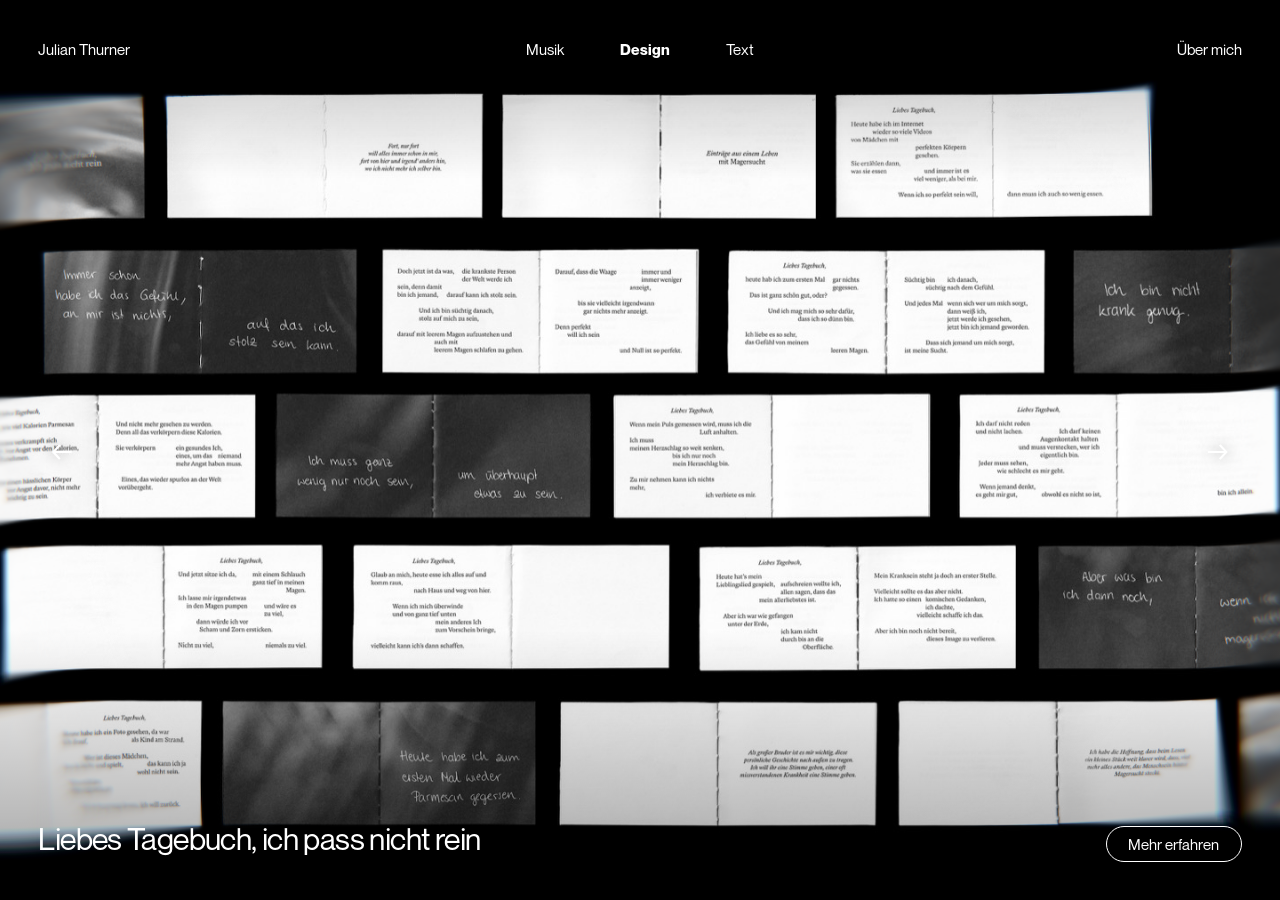
<file: design.html>
<!doctype html>
<html lang="de">
	<head>
		<meta charset="utf-8" />
		<meta name="viewport" content="width=device-width, initial-scale=1" />
		<meta name="robots" content="noindex" />
		<title>Design – Julian Thurner</title>
		<link rel="icon" href="favicon.svg" type="image/svg+xml" />
		<link rel="icon" href="favicon.png" type="image/png" sizes="96x96" />
		<link rel="apple-touch-icon" href="apple-touch-icon.png" />
		<link rel="preload" href="fonts/NeueMontreal-Light.otf" as="font" type="font/otf" crossorigin />
		<link rel="preload" href="fonts/NeueMontreal-Regular.otf" as="font" type="font/otf" crossorigin />
		<link rel="preload" href="fonts/NeueMontreal-Medium.otf" as="font" type="font/otf" crossorigin />
		<link rel="preload" href="fonts/NeueMontreal-Bold.otf" as="font" type="font/otf" crossorigin />
		<link rel="preload" href="fonts/ABCOtto-Light-Trial.otf" as="font" type="font/otf" crossorigin />
		<link rel="preload" href="fonts/ABCOtto-LightItalic-Trial.otf" as="font" type="font/otf" crossorigin />
		<link rel="stylesheet" href="styles.css" />
	</head>
	<body>
		<header class="topbar">
			<span class="wordmark">Julian Thurner</span>
			<nav>
				<a href="/musik">Musik</a>
				<a href="/design" aria-current="page">Design</a>
				<a href="/text">Text</a>
			</nav>
			<a href="/about">Über mich</a>
		</header>
		<div class="cinema-bar">
			<button class="c-play" type="button">pause</button>
			<div class="c-track"><div class="c-prog"></div></div>
			<span class="c-time">0:00 / 0:00</span>
		</div>
		<button class="cinema-close" aria-label="Film schließen" type="button">×</button>
		<div id="cursor" aria-hidden="true"></div>
		<div id="cursor-ring" aria-hidden="true"></div>

		<main class="snap">
			<section class="hero media-hero" id="liebes-tagebuch">
				<div class="slider">
					<div class="slide-clip">
					<div class="slides">
						<figure>
							<div class="work-frame">
								<img src="media/liebes-tagebuch-zine.jpg" alt="Alle Doppelseiten des Zines im Überblick: gesetzte Einträge auf Weiß, handgeschriebene Seiten auf Schwarz" />
							</div>
						</figure>
						<figure data-film>
							<div class="work-frame">
								<video src="media/liebes-tagebuch.mp4" muted loop playsinline autoplay></video>
							</div>
						</figure>
						<figure>
							<div class="work-frame">
								<img src="media/liebes-tagebuch-installation.jpg" alt="Fitting Room: eine Umkleidekabine aus grauen Vorhängen, darin sitzt ein Besucher mit Kopfhörern" />
							</div>
						</figure>
					</div>
					</div>
					<button class="slide-nav prev" aria-label="Vorheriges Bild">←</button>
					<button class="slide-nav next" aria-label="Nächstes Bild">→</button>
				</div>
				<h1>Liebes Tagebuch, ich pass nicht rein</h1>
				<button class="pill film-btn" type="button">Film anschauen</button>
				<button class="pill more" aria-expanded="false" aria-controls="liebes-tagebuch-info">Mehr erfahren</button>
				<div class="infobox" id="liebes-tagebuch-info">
					<div class="infobox-head">
						<h2>Liebes Tagebuch, ich pass nicht rein</h2>
						<button class="close" aria-label="Schließen">×</button>
					</div>
					<div class="cols">
						<p>
							Einträge aus einem Leben mit Magersucht. Ein Zine nach
							Marlenes Geschichte,
							erzählt zwischen gesetzten Tagebucheinträgen und
							handgeschriebenen Seiten. Text und Gestaltung: Julian Thurner.
						</p>
						<p>
							In der Ausstellung wurde das Tagebuch zur Hörstation: eine
							Umkleidekabine, in der man Platz nimmt und den Einträgen
							zuhört.
						</p>
					</div>
				</div>
			</section>

			<section class="hero media-hero" id="ich-werde-ich">
				<div class="slider">
					<div class="slide-clip">
					<div class="slides">
						<figure>
							<div class="work-frame">
								<video src="media/ich-werde-ich.mp4" muted loop playsinline autoplay></video>
							</div>
						</figure>
						<figure>
							<div class="work-frame">
								<img src="media/ich-werde-ich-3.jpg" alt="Violetter Umschlag des Gedichtbands Ich werde Ich mit verstreuten Gedichttiteln und Namen" />
							</div>
						</figure>
						<figure>
							<div class="work-frame">
								<img src="media/ich-werde-ich-1.jpg" alt="Doppelseite mit dem Gedicht Lebensabschnittsstimmung" />
							</div>
						</figure>
						<figure>
							<div class="work-frame">
								<img src="media/ich-werde-ich-2.jpg" alt="Doppelseite mit dem Gedicht Rattenbestand" />
							</div>
						</figure>
					</div>
					</div>
					<button class="slide-nav prev" aria-label="Vorheriges Bild">←</button>
					<button class="slide-nav next" aria-label="Nächstes Bild">→</button>
				</div>
				<h1>Such mir ein paar Texte…</h1>
				<button class="pill more" aria-expanded="false" aria-controls="ich-werde-ich-info">Mehr erfahren</button>
				<div class="infobox" id="ich-werde-ich-info">
					<div class="infobox-head">
						<h2>Such mir ein paar Texte…</h2>
						<button class="close" aria-label="Schließen">×</button>
					</div>
					<div class="cols">
						<p>
							Ein gemeinschaftlicher Gedichtband über das Ich im Werden —
							mit Texten von Julian Thurner, Camilla Cadeggianini, Luisa
							Riegler, Lukas Kuhl, Julija Torjanika, Clara Kogler und
							Marcin Hentsch.
						</p>
						<p>Gestaltung: Julian Thurner.</p>
					</div>
				</div>
			</section>
		</main>

		<script src="script.js"></script>
	</body>
</html>
</file>
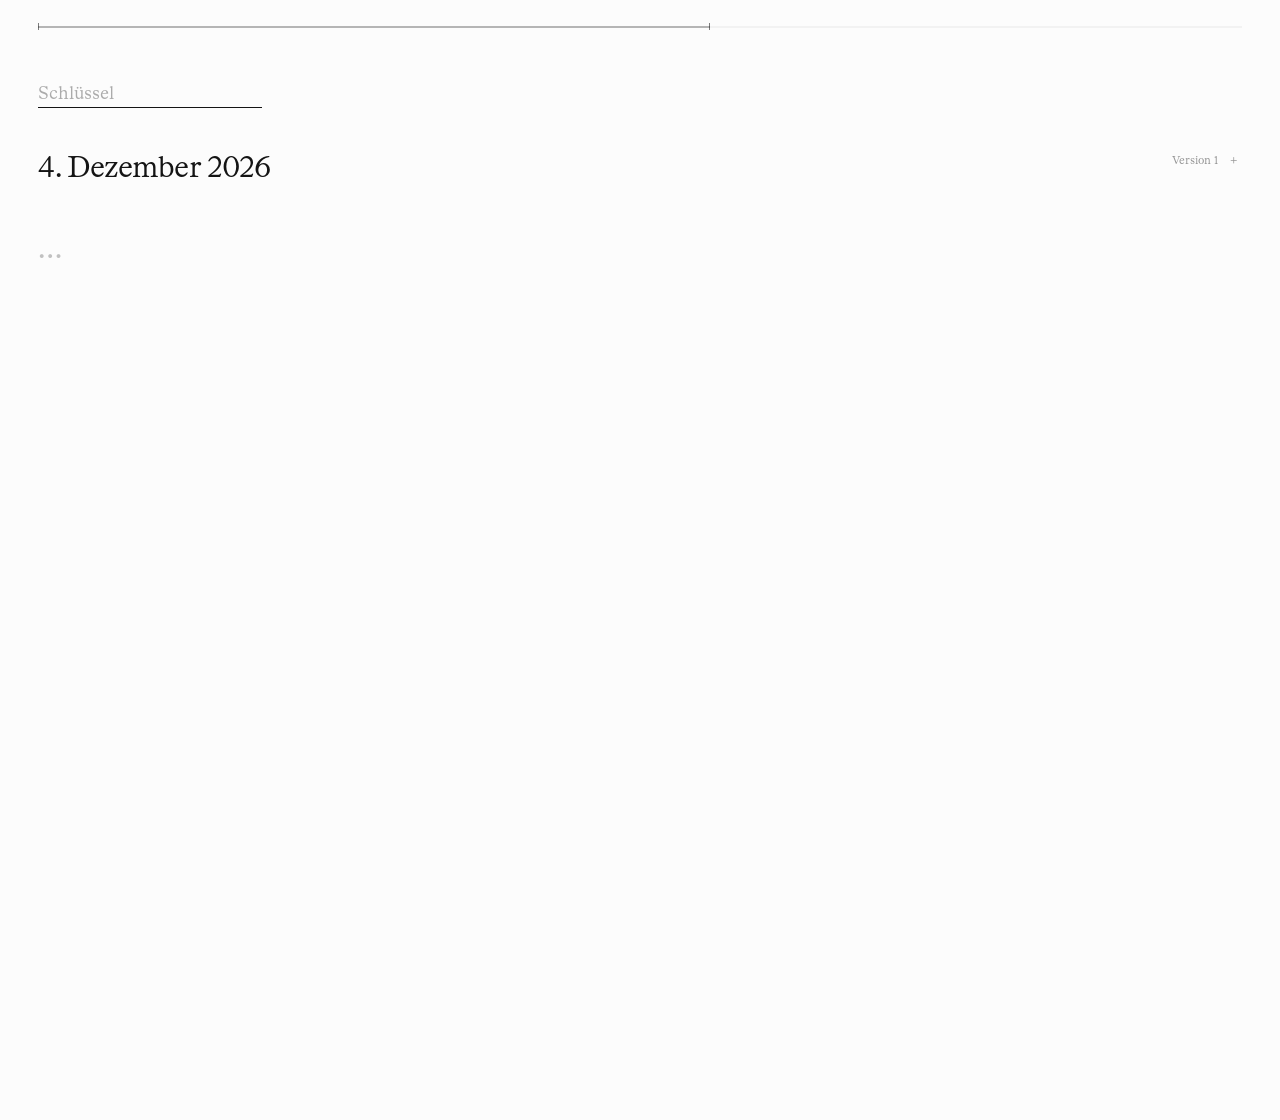
<file: schreiben.html>
<!doctype html>
<html lang="de">
	<head>
		<meta charset="utf-8" />
		<meta name="viewport" content="width=device-width, initial-scale=1" />
		<meta name="robots" content="noindex" />
		<title>Schreiben – Julian Thurner</title>
		<link rel="icon" href="favicon-schreiben.svg" type="image/svg+xml" />
		<link rel="icon" href="favicon-schreiben.png" type="image/png" sizes="96x96" />
		<link rel="apple-touch-icon" href="apple-touch-schreiben.png" />
		<link rel="preload" href="fonts/ABCOtto-Light-Trial.otf" as="font" type="font/otf" crossorigin />
		<link rel="preload" href="fonts/ABCOtto-LightItalic-Trial.otf" as="font" type="font/otf" crossorigin />
		<style>
			@font-face {
				font-family: "ABC Otto";
				src: url("fonts/ABCOtto-Light-Trial.otf") format("opentype");
				font-weight: 300;
				font-display: block;
			}
			@font-face {
				font-family: "ABC Otto";
				src: url("fonts/ABCOtto-LightItalic-Trial.otf") format("opentype");
				font-weight: 300;
				font-style: italic;
				font-display: block;
			}
			:root {
				--paper: #fcfcfc;
				--black: #141414;
				--pad: clamp(1.25rem, 3vw, 2.5rem);
				--ml: clamp(1.25rem, 3vw, 2.5rem);
				--mr: min(94vw, 46rem);
			}
			* {
				box-sizing: border-box;
			}
			html,
			body {
				margin: 0;
			}
			body {
				background: var(--paper);
				color: var(--black);
				font-family: "ABC Otto", Georgia, "Times New Roman", serif;
				font-weight: 300;
				font-variant-numeric: lining-nums;
				font-feature-settings: "lnum" 1, "onum" 0;
				-webkit-font-smoothing: antialiased;
				-moz-osx-font-smoothing: grayscale;
			}

			/* Kopf: Textleiste, darunter das Lineal, das die Ränder setzt */
			.top {
				position: fixed;
				top: 0;
				left: 0;
				right: 0;
				z-index: 10;
			}
			/* Die Leiste zeigt sich erst beim Annähern; sonst schaut nur
			   das Lineal mit etwas Abstand zur Oberkante heraus, und das
			   Blatt rückt um dieselbe Strecke mit hinauf */
			@media (hover: hover) {
				.top,
				main {
					transform: translateY(calc(40px - var(--kopf, 121px)));
					transition: transform 0.45s cubic-bezier(0.33, 1, 0.36, 1);
				}
				.top:hover,
				.top:focus-within,
				.top:hover ~ main,
				.top:focus-within ~ main,
				body.im-papierkorb .top,
				body.im-papierkorb main {
					transform: none;
				}
			}
			/* Die Fläche endet exakt am Strich des Lineals (Linienmitte
			   liegt 13px über der Unterkante des Kopfes) */
			.top::before {
				content: "";
				position: absolute;
				inset: 0 0 13px;
				background: var(--paper);
				z-index: -1;
			}
			.bar {
				display: flex;
				align-items: baseline;
				gap: 1.5rem;
			}
			.projzeile {
				padding: calc(var(--pad) * 0.7) var(--pad) 0;
			}
			.projzeile button {
				font-size: 0.85rem;
				color: rgba(20, 20, 20, 0.55);
			}
			/* border statt text-decoration: Safari unterstreicht Buttons nicht */
			.proj.active .open,
			.papierkorb.active {
				color: var(--black);
				border-bottom: 1.5px solid currentColor;
				padding-bottom: 1px;
			}
			.papierkorb {
				margin-left: auto;
			}
			/* Fassungen: kleiner Blätterer rechts, auf Höhe der ersten
			   Textzeile; er sitzt im Blatt und fährt mit ihm */
			main {
				position: relative;
			}
			/* ohne top bleibt er an seinem Platz im Fluss, also genau dort,
			   wo der Text beginnt */
			/* Sticky am Textbeginn, ohne Platz im Fluss zu nehmen. Der
			   Versatz bringt die Versalhöhe von "Version" bündig mit dem
			   Titel: Otto hat Versalhöhe 0.701 und Oberlänge 0.96 */
			.fassungen {
				position: sticky;
				top: calc(var(--pad) + 7.6rem);
				z-index: 5;
				height: 0;
				margin-right: var(--pad);
				transform: translateY(calc(clamp(1.25rem, 2.3vw, 2rem) * 0.299 - 0.1893rem));
				display: flex;
				justify-content: flex-end;
				align-items: baseline;
				gap: 0.5rem;
				font-size: 0.8rem;
				line-height: 1;
				color: rgba(20, 20, 20, 0.45);
			}
			/* gleich breite Felder für ←, → und +, damit nichts springt */
			.fassungen button {
				width: 1.2em;
				text-align: center;
				border: 0;
				background: none;
				font: inherit;
				color: inherit;
				padding: 0;
				cursor: pointer;
				-webkit-text-stroke: 0 currentColor;
				transition: -webkit-text-stroke-width 0.25s ease;
			}
			.fassungen button:hover {
				-webkit-text-stroke-width: 0.45px;
			}
			.fassungen [hidden] {
				display: none;
			}
			.f-stand {
				font-size: 0.7rem;
			}
			body.im-papierkorb .new,
			body.im-papierkorb .fassungen {
				visibility: hidden;
			}
			.textzeile {
				padding: 0.85rem var(--pad) 0.9rem;
			}
			/* Ziehen: Gezogenes schwebt, ein feiner Strich markiert den
			   Einfügeplatz, ein Projekt unterm Zeiger wird kräftiger */
			.schwebt {
				opacity: 0.35;
			}
			.mark {
				border-left: 1px solid rgba(20, 20, 20, 0.5);
				margin-left: -1px;
			}
			.mark-ende {
				border-right: 1px solid rgba(20, 20, 20, 0.5);
				margin-right: -1px;
			}
			.ziel .open {
				-webkit-text-stroke-width: 0.45px;
			}
			.docs,
			.projs {
				display: flex;
				align-items: baseline;
				gap: 1.4rem;
				min-width: 0;
				overflow-x: auto;
				scrollbar-width: none;
			}
			.docs::-webkit-scrollbar,
			.projs::-webkit-scrollbar {
				display: none;
			}
			.doc,
			.proj {
				display: inline-flex;
				align-items: baseline;
				gap: 0.35rem;
				white-space: nowrap;
			}
			.bar button {
				border: 0;
				background: none;
				color: inherit;
				font: inherit;
				font-size: 1rem;
				padding: 0;
				cursor: pointer;
				-webkit-text-stroke: 0 currentColor;
				transition: -webkit-text-stroke-width 0.25s ease, opacity 0.25s ease;
			}
			.bar button:hover {
				-webkit-text-stroke-width: 0.45px;
			}
			.doc.active .open {
				font-style: italic;
			}
			.doc .del,
			.proj .del {
				opacity: 0;
				font-size: 0.85rem;
			}
			.doc:hover .del,
			.proj:hover .del,
			.doc .del:focus-visible,
			.proj .del:focus-visible {
				opacity: 0.4;
			}
			.doc .del:hover,
			.proj .del:hover {
				opacity: 1;
			}
			.new {
				font-size: 1.05rem;
			}

			/* Das Lineal: volle Breite, die schwarze Strecke ist der
			   Schreibbereich; Enden ziehen die Ränder, die Mitte das Ganze */
			.ruler {
				position: relative;
				height: 26px;
				touch-action: none;
			}
			.ruler::before {
				content: "";
				position: absolute;
				left: var(--pad);
				right: var(--pad);
				top: 50%;
				height: 1px;
				translate: 0 -50%;
				background: rgba(20, 20, 20, 0.08);
			}
			.ruler .span {
				position: absolute;
				top: 50%;
				translate: 0 -50%;
				height: 1px;
				background: rgba(20, 20, 20, 0.55);
				left: var(--ml);
				width: calc(var(--mr) - var(--ml));
			}
			.ruler .span::before,
			.ruler .span::after {
				content: "";
				position: absolute;
				top: 50%;
				translate: 0 -50%;
				width: 1px;
				height: 7px;
				background: rgba(20, 20, 20, 0.55);
			}
			.ruler .span::before {
				left: 0;
			}
			.ruler .span::after {
				right: 0;
			}

			/* Das Blatt: Otto wie auf den Textseiten, bündig am linken Rand */
			main {
				padding: calc(var(--pad) + 7.6rem) 0 50svh;
			}
			.sheet {
				margin-left: var(--ml);
				width: calc(var(--mr) - var(--ml));
				font-family: "ABC Otto", Georgia, "Times New Roman", serif;
				font-weight: 300;
				font-size: clamp(1.25rem, 2.3vw, 2rem);
				line-height: 1.3;
				letter-spacing: -0.03em;
				font-variant-numeric: lining-nums;
				font-feature-settings: "lnum" 1, "onum" 0;
				caret-color: var(--black);
			}
			.title,
			.body {
				outline: none;
				white-space: pre-wrap;
			}
			.title {
				font-weight: 400;
				margin-bottom: 1.45em;
			}
			.title:empty::before {
				content: "Ohne Titel";
				opacity: 0.25;
			}
			.body {
				min-height: 40svh;
			}
			/* solange der Text auf die Seite passt, wird nicht gescrollt */
			body.passt {
				overflow: hidden;
			}
			.body:empty::before {
				content: "…";
				opacity: 0.25;
			}

			/* Einmal pro Browser: der Schlüssel zum gemeinsamen Speicher */
			.schluessel {
				margin: 0 var(--pad) 2.5rem var(--ml);
			}
			.schluessel input {
				font-family: "ABC Otto", Georgia, serif;
				font-weight: 300;
				font-size: 1.1rem;
				color: var(--black);
				border: 0;
				border-bottom: 1.5px solid var(--black);
				background: none;
				outline: none;
				padding: 0.2rem 0;
				width: 14rem;
			}
			.schluessel input::placeholder {
				color: rgba(20, 20, 20, 0.35);
			}
		</style>
	</head>
	<body>
		<header class="top">
			<div class="bar projzeile">
				<nav class="projs" aria-label="Projekte"></nav>
				<button class="neuproj" aria-label="Neues Projekt" type="button">+</button>
				<button class="papierkorb" type="button">Papierkorb</button>
			</div>
			<div class="bar textzeile">
				<nav class="docs" aria-label="Texte"></nav>
				<button class="new" aria-label="Neuer Text" type="button">+</button>
			</div>
			<div class="ruler" aria-label="Ränder des Schreibbereichs">
				<div class="span"></div>
			</div>
		</header>

		<main>
			<div class="schluessel" hidden>
				<input type="password" placeholder="Schlüssel" aria-label="Schlüssel für den gemeinsamen Speicher" />
			</div>
			<div class="fassungen" aria-label="Fassungen">
				<button class="f-zurueck" type="button" aria-label="Ältere Fassung">←</button>
				<span class="f-stand"></span>
				<button class="f-vor" type="button" aria-label="Neuere Fassung">→</button>
				<button class="f-neu" type="button" aria-label="Fassung sichern">+</button>
			</div>
			<article class="sheet">
				<div class="title" contenteditable="plaintext-only"></div>
				<div class="body" contenteditable="plaintext-only"></div>
			</article>
		</main>

		<script>
			// Alles bleibt im Browser: Texte in localStorage, Gelöschtes
			// wandert in einen Papierkorb-Schlüssel statt ganz zu verschwinden
			const LS = "schreib-texte";
			const LA = "schreib-aktiv";
			const LW = "schreib-breite";
			const LT = "schreib-papierkorb";
			const LP = "schreib-projekte";
			const LF = "schreib-projekt";

			let docs = [];
			try {
				docs = JSON.parse(localStorage.getItem(LS) || "[]");
			} catch {}
			if (!Array.isArray(docs) || !docs.length) {
				docs = [{ id: Date.now().toString(36), title: "", body: "" }];
			}
			// Projektzuordnung ist eine Liste; ältere Stände hatten einen String
			for (const d of docs) {
				if (typeof d.p === "string") d.p = [d.p];
			}
			const datumsTitel = () =>
				new Date().toLocaleDateString("de-AT", { day: "numeric", month: "long", year: "numeric" });
			let active = localStorage.getItem(LA);
			if (!docs.some((d) => d.id === active)) active = docs[0].id;

			let projekte = [];
			try {
				projekte = JSON.parse(localStorage.getItem(LP) || "[]");
			} catch {}
			if (!Array.isArray(projekte)) projekte = [];
			// das Projekt fürs Automatische Schreiben gibt es immer; neue
			// Texte darin heißen automatisch nach dem Tag
			if (!projekte.some((p) => p.auto)) {
				projekte.unshift({ id: Date.now().toString(36), name: "Automatisches Schreiben", auto: true });
			}
			let filter = localStorage.getItem(LF) || "";
			if (!projekte.some((p) => p.id === filter)) filter = projekte[0].id;
			// jeder Text gehört zu mindestens einem Projekt
			for (const d of docs) {
				if (d.p) d.p = d.p.filter((id) => projekte.some((p) => p.id === id));
				if (!d.p || !d.p.length) d.p = [projekte[0].id];
			}
			const aktuellesProjekt = () => projekte.find((p) => p.id === filter);
			// auch der allererste Text eines frischen Stands heißt nach dem Tag
			if (docs.length === 1 && !docs[0].title && !docs[0].body) {
				const pr = aktuellesProjekt();
				if (pr && pr.auto) docs[0].title = datumsTitel();
			}

			const barEl = document.querySelector(".docs");
			const projsEl = document.querySelector(".projs");
			const pkBtn = document.querySelector(".papierkorb");
			const titleEl = document.querySelector(".title");
			const bodyEl = document.querySelector(".body");
			let imPapierkorb = false;
			let trashOffen = null;
			const papierkorbListe = () => {
				try {
					return (JSON.parse(localStorage.getItem(LT) || "[]") || []).filter(Boolean);
				} catch {
					return [];
				}
			};

			const cur = () => docs.find((d) => d.id === active);
			const labelFor = (d) => d.title.trim() || "Ohne Titel";

			// Chrome legt beim Tippen <div>-Blöcke an; innerText zählt dort
			// Leerzeilen doppelt, textContent verliert sie — darum von Hand:
			const textOf = (el) => {
				let out = "";
				for (const n of el.childNodes) {
					if (n.nodeType === 3) out += n.data;
					else if (n.nodeName === "BR") out += "\n";
					else if (n.nodeType === 1) {
						const inner = textOf(n);
						if (out && !out.endsWith("\n")) out += "\n";
						out += inner;
						if (n.nextSibling && !out.endsWith("\n")) out += "\n";
					}
				}
				return out;
			};

			// Gemeinsamer Stand am Server: alle Browser sehen dasselbe,
			// sobald der Schlüssel einmal eingegeben ist
			const LK = "schreib-schluessel";
			let schluessel = localStorage.getItem(LK) || "";
			let syncTimer = 0;
			const serverSichern = () => {
				if (!schluessel) return;
				clearTimeout(syncTimer);
				syncTimer = setTimeout(() => {
					fetch("/api/schreiben", {
						method: "PUT",
						headers: { "x-schreib-key": schluessel, "content-type": "application/json" },
						body: JSON.stringify({ docs, projekte, filter, active, papierkorb: papierkorbListe(), t: Date.now() }),
					}).catch(() => {});
				}, 800);
			};
			const serverLaden = async () => {
				if (!schluessel) return null;
				try {
					const r = await fetch("/api/schreiben", { headers: { "x-schreib-key": schluessel } });
					if (r.status === 401) {
						schluessel = "";
						localStorage.removeItem(LK);
						schluesselFragen();
						return null;
					}
					if (!r.ok) return null;
					return await r.json();
				} catch {
					return null;
				}
			};

			let saveTimer = 0;
			let ungesichert = false;
			const persist = () => {
				ungesichert = false;
				localStorage.setItem(LS, JSON.stringify(docs));
				localStorage.setItem(LA, active);
				localStorage.setItem(LP, JSON.stringify(projekte));
				localStorage.setItem(LF, filter);
				serverSichern();
			};
			const queueSave = () => {
				ungesichert = true;
				clearTimeout(saveTimer);
				saveTimer = setTimeout(persist, 300);
			};
			// nur schreiben, wenn dieser Tab wirklich etwas geändert hat —
			// sonst überschreibt ein alter Tab beim Schließen neuere Stände
			addEventListener("beforeunload", () => {
				if (ungesichert) persist();
			});
			// Änderungen aus anderen Tabs übernehmen, solange hier nicht
			// gerade geschrieben wird
			addEventListener("storage", (e) => {
				if (e.key !== LS && e.key !== LP) return;
				if (document.hasFocus()) return;
				try {
					docs = JSON.parse(localStorage.getItem(LS) || "[]") || [];
					projekte = JSON.parse(localStorage.getItem(LP) || "[]") || [];
					filter = localStorage.getItem(LF) || filter;
					active = localStorage.getItem(LA) || active;
					renderBar();
					load();
				} catch {}
			});

			const sichtbar = () => docs.filter((d) => (d.p || []).includes(filter));

			// Cmd+Z macht Struktur-Schritte rückgängig, Cmd+Shift+Z wieder
			// her; im Text selbst übernimmt das native Undo. Texte, die ein
			// Undo entfernen würde, sichert der Papierkorb.
			const undoStack = [];
			const redoStack = [];
			const stand = () => JSON.stringify({ docs, projekte, filter, active });
			const merken = () => {
				undoStack.push(stand());
				redoStack.length = 0;
				if (undoStack.length > 100) undoStack.shift();
			};
			const inPapierkorb = (weg) => {
				if (!weg.length) return;
				let trash = [];
				try {
					trash = JSON.parse(localStorage.getItem(LT) || "[]");
				} catch {}
				trash.push(...weg);
				localStorage.setItem(LT, JSON.stringify(trash));
			};
			const herstellen = (s) => {
				const z = JSON.parse(s);
				const bleiben = new Set(z.docs.map((d) => d.id));
				inPapierkorb(docs.filter((d) => !bleiben.has(d.id) && (d.title || d.body)));
				docs = z.docs;
				projekte = z.projekte;
				filter = z.filter;
				active = z.active;
				persist();
				renderBar();
				load();
			};
			const undo = () => {
				if (!undoStack.length) return;
				redoStack.push(stand());
				herstellen(undoStack.pop());
			};
			const redo = () => {
				if (!redoStack.length) return;
				undoStack.push(stand());
				herstellen(redoStack.pop());
			};
			addEventListener("keydown", (e) => {
				if ((e.metaKey || e.ctrlKey) && e.key.toLowerCase() === "z") {
					const ae = document.activeElement;
					if (ae && ae.isContentEditable) return;
					e.preventDefault();
					if (e.shiftKey) redo();
					else undo();
				}
			});

			// Option-Zustand auch über die Tastatur mitverfolgen, falls die
			// Maus-Events den Modifier nicht tragen
			let altGedrueckt = false;
			addEventListener("keydown", (e) => {
				if (e.key === "Alt") altGedrueckt = true;
			});
			addEventListener("keyup", (e) => {
				if (e.key === "Alt") altGedrueckt = false;
			});
			addEventListener("blur", () => {
				altGedrueckt = false;
			});

			// Ziehen in der Leiste: ab 6px wird sortiert statt geklickt;
			// Texte lassen sich außerdem auf ein Projekt ziehen
			const zieh = (btn, wrap, zeile, aufProjekt, beiKlick, beiDrop) => {
				btn.addEventListener("click", (e) => {
					if (e.detail === 0) beiKlick(); // Tastatur
				});
				btn.addEventListener("pointerdown", (e) => {
					if (e.button !== 0 || btn.isContentEditable) return;
					const x0 = e.clientX;
					const y0 = e.clientY;
					let aktiv = false;
					let platz = -1;
					let ziel = null;
					let alt = e.altKey;
					const aufraeumen = () => {
						wrap.classList.remove("schwebt");
						for (const el of zeile.children) el.classList.remove("mark", "mark-ende");
						if (ziel) ziel.classList.remove("ziel");
					};
					const move = (ev) => {
						alt = alt || ev.altKey || altGedrueckt;
						if (!aktiv && Math.hypot(ev.clientX - x0, ev.clientY - y0) < 6) return;
						aktiv = true;
						wrap.classList.add("schwebt");
						for (const el of zeile.children) el.classList.remove("mark", "mark-ende");
						if (ziel) ziel.classList.remove("ziel");
						ziel = null;
						if (aufProjekt) {
							const unter = document.elementFromPoint(ev.clientX, ev.clientY);
							const p = unter && unter.closest(".proj");
							if (p) {
								ziel = p;
								p.classList.add("ziel");
								return;
							}
						}
						const kinder = [...zeile.children];
						platz = kinder.length;
						for (let k = 0; k < kinder.length; k++) {
							const r = kinder[k].getBoundingClientRect();
							if (ev.clientX < r.left + r.width / 2) {
								platz = k;
								break;
							}
						}
						if (platz < kinder.length) kinder[platz].classList.add("mark");
						else if (kinder.length) kinder[kinder.length - 1].classList.add("mark-ende");
					};
					const up = (ev) => {
						btn.removeEventListener("pointermove", move);
						const z = ziel;
						const pl = platz;
						const war = aktiv;
						aufraeumen();
						if (!war) beiKlick();
						else beiDrop(pl, z, ev.altKey || alt || altGedrueckt);
					};
					try {
						btn.setPointerCapture(e.pointerId);
					} catch {}
					btn.addEventListener("pointermove", move);
					btn.addEventListener("pointerup", up, { once: true });
					btn.addEventListener(
						"pointercancel",
						() => {
							btn.removeEventListener("pointermove", move);
							aufraeumen();
						},
						{ once: true }
					);
				});
			};

			// platz ist der Einfügeindex in der sichtbaren Zeile
			const umsortieren = (liste, element, zeile, platz) => {
				const ref = platz < zeile.length ? zeile[platz] : null;
				if (ref === element) return;
				liste.splice(liste.indexOf(element), 1);
				let i;
				if (ref) i = liste.indexOf(ref);
				else {
					const letzt = zeile.filter((x) => x !== element).pop();
					i = letzt ? liste.indexOf(letzt) + 1 : liste.length;
				}
				if (i < 0) i = 0;
				liste.splice(i, 0, element);
			};

			// stellt sicher, dass der aktive Text in der Auswahl sichtbar
			// ist; eine leere Auswahl bekommt einen frischen Text
			const sichtNachziehen = () => {
				const vis = sichtbar();
				if (!vis.some((d) => d.id === active)) {
					if (!vis.length) {
						const pr = aktuellesProjekt();
						const d = {
							id: Date.now().toString(36),
							title: pr && pr.auto ? datumsTitel() : "",
							body: "",
							p: [filter],
						};
						docs.push(d);
						vis.push(d);
					}
					active = vis[0].id;
					persist();
					renderDocs();
					load();
				}
			};

			// baut nur die Textzeile neu, damit die Projektknoten stehen
			// bleiben und ein Doppelklick dort ankommt
			const projektWechsel = (id) => {
				imPapierkorb = false;
				trashOffen = null;
				document.body.classList.remove("im-papierkorb");
				pkBtn.classList.remove("active");
				filter = id;
				persist();
				for (const el of projsEl.children) el.classList.toggle("active", el.dataset.id === id);
				renderDocs();
				load();
				sichtNachziehen();
			};

			const projektWeg = (id) => {
				merken();
				projekte = projekte.filter((p) => p.id !== id);
				if (!projekte.some((p) => p.auto)) {
					projekte.unshift({ id: Date.now().toString(36), name: "Automatisches Schreiben", auto: true });
				}
				if (filter === id) filter = projekte[0].id;
				for (const d of docs) {
					if (d.p) d.p = d.p.filter((x) => x !== id);
					if (!d.p || !d.p.length) d.p = [projekte[0].id];
				}
				persist();
				renderBar();
				sichtNachziehen();
			};

			// Umbenennen speichert bei jeder Eingabe mit, weil blur im
			// Hintergrund-Tab nicht zuverlässig kommt
			const umbenennen = (open, p) => {
				merken();
				open.contentEditable = "plaintext-only";
				open.focus();
				try {
					getSelection().selectAllChildren(open);
				} catch {}
				const tippt = () => {
					p.name = open.textContent.replace(/\n/g, " ").trim() || "Projekt";
					queueSave();
				};
				open.addEventListener("input", tippt);
				let zu = false;
				const draussen = (e) => {
					if (!open.contains(e.target)) fertig();
				};
				const fertig = () => {
					if (zu) return;
					zu = true;
					document.removeEventListener("pointerdown", draussen);
					open.removeEventListener("input", tippt);
					open.contentEditable = "false";
					tippt();
					persist();
					renderBar();
				};
				setTimeout(() => document.addEventListener("pointerdown", draussen), 0);
				open.addEventListener("blur", fertig, { once: true });
				open.addEventListener("keydown", (e) => {
					if (e.key === "Enter") {
						e.preventDefault();
						fertig();
					}
				});
			};

			const renderProjs = () => {
				projsEl.innerHTML = "";
				const alle = [...projekte];
				for (const p of alle) {
					const wrap = document.createElement("span");
					wrap.className = "proj" + (p.id === filter ? " active" : "");
					wrap.dataset.id = p.id;
					const open = document.createElement("button");
					open.type = "button";
					open.className = "open";
					open.textContent = p.name;
					open.addEventListener("dblclick", () => umbenennen(open, p));
					const del = document.createElement("button");
					del.type = "button";
					del.className = "del";
					del.textContent = "×";
					del.setAttribute("aria-label", p.name + " auflösen");
					del.addEventListener("click", () => projektWeg(p.id));
					wrap.append(open, del);
					zieh(open, wrap, projsEl, false, () => projektWechsel(p.id), (platz) => {
						merken();
						umsortieren(projekte, p, alle, platz);
						persist();
						renderProjs();
					});
					projsEl.append(wrap);
				}
			};

			const renderDocs = () => {
				barEl.innerHTML = "";
				if (imPapierkorb) {
					// Papierkorb: Texte nur lesbar; Ziehen auf ein Projekt
					// stellt wieder her
					for (const d of papierkorbListe()) {
						const wrap = document.createElement("span");
						wrap.className = "doc" + (d.id === trashOffen ? " active" : "");
						const open = document.createElement("button");
						open.type = "button";
						open.className = "open";
						open.textContent = labelFor(d);
						wrap.append(open);
						zieh(open, wrap, barEl, true, () => {
							trashOffen = d.id;
							titleEl.contentEditable = "false";
							bodyEl.contentEditable = "false";
							titleEl.textContent = d.title;
							bodyEl.textContent = d.body;
							document.title = labelFor(d) + " – Papierkorb";
							renderDocs();
						}, (platz, ziel) => {
							if (!ziel) return;
							merken();
							const rest = papierkorbListe().filter((x) => x.id !== d.id);
							localStorage.setItem(LT, JSON.stringify(rest));
							d.p = [ziel.dataset.id];
							docs.push(d);
							active = d.id;
							persist();
							projektWechsel(ziel.dataset.id);
						});
						barEl.append(wrap);
					}
					return;
				}
				const vis = sichtbar();
				for (const d of vis) {
					const wrap = document.createElement("span");
					wrap.className = "doc" + (d.id === active ? " active" : "");
					const open = document.createElement("button");
					open.type = "button";
					open.className = "open";
					open.textContent = labelFor(d);
					const del = document.createElement("button");
					del.type = "button";
					del.className = "del";
					del.textContent = "×";
					del.setAttribute("aria-label", labelFor(d) + " löschen");
					del.addEventListener("click", () => removeDoc(d.id));
					wrap.append(open, del);
					zieh(open, wrap, barEl, true, () => switchTo(d.id), (platz, ziel, option) => {
						merken();
						if (ziel) {
							const zid = ziel.dataset.id;
							// normal verschiebt, mit Option bleibt es auch im alten
							if (option) d.p = [...new Set([...(d.p || []), zid])];
							else d.p = [zid];
						} else {
							umsortieren(docs, d, vis, platz);
						}
						persist();
						renderDocs();
						sichtNachziehen();
					});
					barEl.append(wrap);
				}
			};

			const renderBar = () => {
				renderProjs();
				renderDocs();
			};

			// Scrollen gibt es erst, wenn der Text übers Blatt hinausläuft;
			// die Verschiebung der versteckten Leiste wird herausgerechnet
			const mainEl = document.querySelector("main");
			const scrollAnpassen = () => {
				const t = getComputedStyle(mainEl).transform;
				const f = t && t !== "none" ? new DOMMatrix(t).f : 0;
				const unten = bodyEl.getBoundingClientRect().bottom + scrollY - f;
				const passt = unten <= innerHeight;
				if (passt && !document.body.classList.contains("passt")) scrollTo(0, 0);
				document.body.classList.toggle("passt", passt);
			};
			addEventListener("resize", scrollAnpassen);

			const load = () => {
				const d = cur();
				if (!d) return;
				titleEl.contentEditable = "plaintext-only";
				bodyEl.contentEditable = "plaintext-only";
				titleEl.textContent = d.title;
				bodyEl.textContent = d.body;
				document.title = labelFor(d) + " – Schreiben";
				scrollTo(0, 0);
				scrollAnpassen();
				fIndex = null;
				fassungenZeigen();
			};

			const switchTo = (id) => {
				if (id === active) return;
				persist();
				active = id;
				persist();
				renderBar();
				load();
			};

			const removeDoc = (id) => {
				merken();
				const gone = docs.find((d) => d.id === id);
				let trash = [];
				try {
					trash = JSON.parse(localStorage.getItem(LT) || "[]");
				} catch {}
				trash.push(gone);
				localStorage.setItem(LT, JSON.stringify(trash));
				docs = docs.filter((d) => d.id !== id);
				if (active === id) active = "";
				persist();
				renderDocs();
				sichtNachziehen();
			};

			document.querySelector(".new").addEventListener("click", () => {
				persist();
				merken();
				const pr = aktuellesProjekt();
				const d = {
					id: Date.now().toString(36),
					title: pr && pr.auto ? datumsTitel() : "",
					body: "",
					p: [filter],
				};
				docs.push(d);
				active = d.id;
				persist();
				renderDocs();
				load();
				(pr && pr.auto ? bodyEl : titleEl).focus();
			});

			pkBtn.addEventListener("click", () => {
				imPapierkorb = true;
				trashOffen = null;
				document.body.classList.add("im-papierkorb");
				pkBtn.classList.add("active");
				for (const el of projsEl.children) el.classList.remove("active");
				renderDocs();
				titleEl.contentEditable = "false";
				bodyEl.contentEditable = "false";
				titleEl.textContent = "";
				bodyEl.textContent = "";
				document.title = "Papierkorb – Schreiben";
			});

			document.querySelector(".neuproj").addEventListener("click", () => {
				merken();
				const p = { id: Date.now().toString(36), name: "Projekt" };
				projekte.push(p);
				filter = p.id;
				persist();
				renderBar();
				sichtNachziehen();
				const el = projsEl.querySelector('.proj[data-id="' + p.id + '"] .open');
				if (el) umbenennen(el, p);
			});

			titleEl.addEventListener("input", () => {
				cur().title = textOf(titleEl).replace(/\n/g, " ");
				const b = barEl.querySelector(".doc.active .open");
				if (b) b.textContent = labelFor(cur());
				document.title = labelFor(cur()) + " – Schreiben";
				queueSave();
			});
			bodyEl.addEventListener("input", () => {
				cur().body = textOf(bodyEl);
				queueSave();
				scrollAnpassen();
			});
			titleEl.addEventListener("keydown", (e) => {
				if (e.key === "Enter") {
					e.preventDefault();
					bodyEl.focus();
				}
			});
			// Einfügen immer als reiner Text, auch wo plaintext-only fehlt
			for (const el of [titleEl, bodyEl]) {
				el.addEventListener("paste", (e) => {
					e.preventDefault();
					document.execCommand("insertText", false, e.clipboardData.getData("text/plain"));
				});
			}
			addEventListener("keydown", (e) => {
				if ((e.metaKey || e.ctrlKey) && e.key === "s") {
					e.preventDefault();
					persist();
				}
			});

			// Lineal: Enden ziehen die Ränder, die Mitte verschiebt den
			// Bereich als Ganzes; alles in Pixeln, gemerkt in localStorage
			const ruler = document.querySelector(".ruler");
			const MIN = 160;
			const padPx = () => parseFloat(getComputedStyle(document.querySelector(".bar")).paddingLeft) || 40;
			let ml, mr;
			try {
				({ l: ml, r: mr } = JSON.parse(localStorage.getItem(LW)));
			} catch {}
			if (!(ml >= 0) || !(mr > ml)) {
				ml = padPx();
				mr = ml + 672;
			}
			const clampM = () => {
				const p = padPx();
				ml = Math.max(p, Math.min(ml, innerWidth - p - MIN));
				mr = Math.max(ml + MIN, Math.min(mr, innerWidth - p));
			};
			const applyM = () => {
				clampM();
				document.documentElement.style.setProperty("--ml", ml + "px");
				document.documentElement.style.setProperty("--mr", mr + "px");
				localStorage.setItem(LW, JSON.stringify({ l: ml, r: mr }));
				if (typeof scrollAnpassen === "function") scrollAnpassen();
			};
			applyM();
			addEventListener("resize", applyM);

			const GRIFF = 18;
			const zone = (x) =>
				Math.abs(x - ml) <= GRIFF ? "l" : Math.abs(x - mr) <= GRIFF ? "r" : x > ml && x < mr ? "m" : null;
			ruler.addEventListener("pointermove", (e) => {
				if (ziehen) return;
				const z = zone(e.clientX);
				ruler.style.cursor = z === "m" ? "grab" : z ? "ew-resize" : "";
			});
			let ziehen = null;
			ruler.addEventListener("pointerdown", (e) => {
				const z = zone(e.clientX);
				if (!z) return;
				ziehen = { z, x: e.clientX, l: ml, r: mr };
				ruler.setPointerCapture(e.pointerId);
				if (z === "m") ruler.style.cursor = "grabbing";
			});
			ruler.addEventListener("pointermove", (e) => {
				if (!ziehen) return;
				const dx = e.clientX - ziehen.x;
				if (ziehen.z === "l") ml = Math.min(ziehen.l + dx, mr - MIN);
				else if (ziehen.z === "r") mr = Math.max(ziehen.r + dx, ml + MIN);
				else {
					const b = ziehen.r - ziehen.l;
					const p = padPx();
					ml = Math.max(p, Math.min(ziehen.l + dx, innerWidth - p - b));
					mr = ml + b;
				}
				applyM();
			});
			const zuEnde = () => {
				ziehen = null;
				ruler.style.cursor = "";
			};
			ruler.addEventListener("pointerup", zuEnde);
			ruler.addEventListener("pointercancel", zuEnde);

			// Fassungen: ← blättert zur älteren, → zur neueren; am neuesten
			// Stand sichert + den aktuellen Text als neue Fassung
			const fZurueck = document.querySelector(".f-zurueck");
			const fVor = document.querySelector(".f-vor");
			const fNeu = document.querySelector(".f-neu");
			const fStand = document.querySelector(".f-stand");
			let fIndex = null; // null heißt: der aktuelle Stand
			const fassungenZeigen = () => {
				const d = cur();
				const liste = (d && d.v) || [];
				fZurueck.hidden = fIndex === null ? !liste.length : fIndex === 0;
				fVor.hidden = fIndex === null;
				fNeu.hidden = fIndex !== null;
				// der Text in Arbeit ist immer die nächste Version
				fStand.textContent = "Version " + (fIndex === null ? liste.length + 1 : fIndex + 1);
			};
			const fassungZeigen = () => {
				const v = cur().v[fIndex];
				titleEl.contentEditable = "false";
				bodyEl.contentEditable = "false";
				titleEl.textContent = v.title;
				bodyEl.textContent = v.body;
				document.title = labelFor(v) + " – Version " + (fIndex + 1);
				fassungenZeigen();
				scrollAnpassen();
			};
			fZurueck.addEventListener("click", () => {
				const liste = (cur() && cur().v) || [];
				if (fIndex === null) {
					if (!liste.length) return;
					fIndex = liste.length - 1;
				} else if (fIndex > 0) {
					fIndex--;
				}
				fassungZeigen();
			});
			fVor.addEventListener("click", () => {
				const liste = (cur() && cur().v) || [];
				if (fIndex === null) return;
				if (fIndex >= liste.length - 1) {
					load();
				} else {
					fIndex++;
					fassungZeigen();
				}
			});
			fNeu.addEventListener("click", () => {
				merken();
				const d = cur();
				(d.v = d.v || []).push({ t: Date.now(), title: d.title, body: d.body });
				persist();
				fassungenZeigen();
			});

			renderBar();
			load();

			// Kopfhöhe für das Verstecken der Leiste bereitstellen, und der
			// Blätterer klebt genau dort, wo das Blatt beginnt (auch wenn
			// das Schlüsselfeld darüber steht)
			const kopfMessen = () => {
				document.documentElement.style.setProperty("--kopf", document.querySelector(".top").offsetHeight + "px");
				document.querySelector(".fassungen").style.top = document.querySelector(".sheet").offsetTop + "px";
			};
			kopfMessen();
			addEventListener("resize", kopfMessen);

			// Serverstand übernehmen (er gewinnt), oder den lokalen hochladen
			const uebernehmen = (z) => {
				if (!z || !Array.isArray(z.docs) || !Array.isArray(z.projekte)) return false;
				docs = z.docs;
				projekte = z.projekte;
				filter = z.filter || filter;
				active = z.active || active;
				if (!projekte.some((p) => p.auto)) {
					projekte.unshift({ id: Date.now().toString(36), name: "Automatisches Schreiben", auto: true });
				}
				if (!projekte.some((p) => p.id === filter)) filter = projekte[0].id;
				for (const d of docs) {
					if (typeof d.p === "string") d.p = [d.p];
					if (d.p) d.p = d.p.filter((id) => projekte.some((p) => p.id === id));
					if (!d.p || !d.p.length) d.p = [projekte[0].id];
				}
				if (!docs.length) {
					const pr = projekte.find((p) => p.id === filter);
					docs = [{ id: Date.now().toString(36), title: pr && pr.auto ? datumsTitel() : "", body: "", p: [filter] }];
				}
				if (!docs.some((d) => d.id === active)) active = (sichtbar()[0] || docs[0]).id;
				if (Array.isArray(z.papierkorb)) localStorage.setItem(LT, JSON.stringify(z.papierkorb));
				persist();
				renderBar();
				load();
				return true;
			};

			const schluesselEl = document.querySelector(".schluessel");
			const schluesselInput = schluesselEl.querySelector("input");
			const schluesselFragen = () => {
				schluesselEl.hidden = false;
				kopfMessen();
			};
			schluesselInput.addEventListener("keydown", async (e) => {
				if (e.key !== "Enter") return;
				const wert = schluesselInput.value.trim();
				if (!wert) return;
				schluessel = wert;
				localStorage.setItem(LK, schluessel);
				schluesselEl.hidden = true;
				kopfMessen();
				const z = await serverLaden();
				if (!uebernehmen(z) && schluessel) serverSichern();
			});
			if (!schluessel) schluesselFragen();
			else
				serverLaden().then((z) => {
					if (!uebernehmen(z) && schluessel) serverSichern();
				});
		</script>
	</body>
</html>
</file>
<file: styles.css>
/* Reduziertes Bauhaus, Kandinsky-Farben — Aufbau nach der Webflow-Vorlage */

@font-face {
	font-family: "Neue Montreal";
	src: url("fonts/NeueMontreal-Light.otf") format("opentype");
	font-weight: 300;
	font-style: normal;
	font-display: block;
}
@font-face {
	font-family: "Neue Montreal";
	src: url("fonts/NeueMontreal-Regular.otf") format("opentype");
	font-weight: 400;
	font-style: normal;
	font-display: block;
}
@font-face {
	font-family: "Neue Montreal";
	src: url("fonts/NeueMontreal-Medium.otf") format("opentype");
	font-weight: 500;
	font-style: normal;
	font-display: block;
}
@font-face {
	font-family: "Neue Montreal";
	src: url("fonts/NeueMontreal-Bold.otf") format("opentype");
	font-weight: 700;
	font-style: normal;
	font-display: block;
}

:root {
	--paper: #fcfcfc;
	--black: #141414;
	--blue: #2440c9;
	--red: #e8401c;
	--yellow: #f5c518;
	--line: 1.5px;
	--pad: clamp(1.25rem, 3vw, 2.5rem);
}

* {
	box-sizing: border-box;
}
html {
	-webkit-text-size-adjust: 100%;
	text-size-adjust: 100%;
}
body {
	margin: 0;
	background: var(--paper);
	color: var(--black);
	font-family: "Neue Montreal", ui-sans-serif, system-ui, sans-serif;
	font-weight: 400;
	line-height: 1.5;
	-webkit-font-smoothing: antialiased;
	-moz-osx-font-smoothing: grayscale;
}
body.menu-open,
body.listening {
	overflow: hidden;
}

/* Pillen: die eine Grundform der Vorlage */
.pill {
	display: inline-block;
	border: var(--line) solid currentColor;
	border-radius: 999px;
	padding: 0.5em 1.4em;
	color: inherit;
	text-decoration: none;
	font-size: 0.95rem;
	background: none;
	font-family: inherit;
	cursor: pointer;
}
.pill:hover {
	background: var(--yellow);
	color: var(--black);
	border-color: var(--black);
}

/* Feste Menüleiste oben: Name links, Disziplinen mittig, Über rechts */
.topbar {
	position: fixed;
	inset: 0 0 auto 0;
	z-index: 30;
	display: flex;
	justify-content: space-between;
	align-items: center;
	padding: var(--pad);
	font-size: 0.95rem;
}
.topbar a {
	color: inherit;
	text-decoration: none;
	/* Hover wird weich fetter: animierte Kontur statt Schnittwechsel */
	-webkit-text-stroke: 0px currentColor;
	transition: -webkit-text-stroke-width 0.3s ease;
}
.topbar a:hover {
	-webkit-text-stroke-width: 0.55px;
}
.topbar nav {
	position: absolute;
	left: 50%;
	transform: translateX(-50%);
	display: flex;
	gap: clamp(1.25rem, 5vw, 3.5rem);
}
.topbar a[aria-current="page"] {
	font-weight: 700;
}

/* Arbeiten: Scroll-Container, in dem jede Sektion einrastet */
main.snap {
	height: 100svh;
	overflow-y: auto;
	scroll-snap-type: y mandatory;
	overscroll-behavior: none;
}
.hero {
	scroll-snap-align: start;
	position: relative;
	height: 100svh;
	display: flex;
	align-items: flex-end;
	justify-content: space-between;
	gap: 1rem;
	padding: var(--pad);
	overflow: hidden;
}
.hero > svg {
	position: absolute;
	inset: 0;
	width: 100%;
	height: 100%;
}
.hero h1,
.hero .more {
	position: relative;
	z-index: 1;
}
.hero h1 {
	margin: 0;
	font-weight: 500;
	font-size: clamp(2.8rem, 9vw, 8rem);
	line-height: 0.95;
	letter-spacing: -0.03em;
	max-width: 12ch;
}
.hero .more {
	flex: none;
	margin-bottom: 0.6rem;
}
.hero.on-blue {
	background: var(--blue);
	color: var(--paper);
}
.hero.on-black {
	background: var(--black);
	color: var(--paper);
}
.hero.on-red {
	background: var(--red);
	color: var(--paper);
}

/* Infobox: Panel, das im Hero von unten hochfährt;
   oben bleibt ein Streifen des Bilds sichtbar */
.infobox {
	position: absolute;
	left: 0;
	right: 0;
	bottom: 0;
	height: calc(100% - 3.5rem);
	z-index: 2;
	background: var(--paper);
	color: var(--black);
	border-radius: 14px 14px 0 0;
	padding: var(--pad);
	display: grid;
	align-content: start;
	gap: 2.5rem;
	overflow-y: auto;
	transform: translateY(103%);
	transition: transform 0.5s cubic-bezier(0.33, 1, 0.36, 1);
}
.hero.open .infobox {
	transform: translateY(0);
}
.infobox-head {
	display: flex;
	align-items: center;
	gap: 1.25rem;
}
.infobox h2 {
	margin: 0;
	font-weight: 500;
	font-size: clamp(1.8rem, 4vw, 3.2rem);
	line-height: 1;
	letter-spacing: -0.02em;
}
.infobox .close {
	margin-left: auto;
	border: 0;
	background: none;
	color: inherit;
	font: inherit;
	font-size: 1.8rem;
	line-height: 1;
	cursor: pointer;
	padding: 0.2em 0.4em;
}
.infobox .close:hover {
	color: var(--red);
}
.infobox .cols {
	display: grid;
	grid-template-columns: repeat(auto-fit, minmax(280px, 1fr));
	gap: 2rem;
	max-width: 72rem;
}
.infobox .cols p,
.infobox .intro {
	margin: 0;
	max-width: 40rem;
}

/* Werkliste im Panel */
.works-list {
	list-style: none;
	margin: 0;
	padding: 0;
	max-width: 72rem;
}
.works-list li {
	display: flex;
	align-items: baseline;
	gap: 1.25rem;
	padding: 1.1rem 0;
	border-bottom: var(--line) solid var(--black);
	font-size: clamp(1.3rem, 2.6vw, 2rem);
	font-weight: 500;
	letter-spacing: -0.01em;
}
.works-list li:first-child {
	border-top: var(--line) solid var(--black);
}
.works-list .idx {
	font-size: 0.85rem;
	font-weight: 400;
	letter-spacing: 0.05em;
}
.works-list li.soon {
	font-weight: 400;
	opacity: 0.45;
}

/* Unterseiten */
.page {
	min-height: 100svh;
	padding: var(--pad);
	padding-top: calc(var(--pad) + 2.6rem);
	display: grid;
	align-content: end;
	gap: 2.5rem;
}
.page.center {
	align-content: center;
}
.page h1 {
	font-weight: 500;
	font-size: clamp(2.6rem, 7vw, 6rem);
	line-height: 0.95;
	letter-spacing: -0.03em;
	margin: 0;
}
.page .accent {
	width: clamp(3rem, 8vw, 6rem);
	height: clamp(3rem, 8vw, 6rem);
}
/* Über mich: Porträt links (bleibt stehen), rechts Text und Formular */
.about-grid {
	display: grid;
	grid-template-columns: minmax(16rem, 28rem) minmax(0, 42rem);
	gap: clamp(2rem, 6vw, 6rem);
	align-items: start;
}
.about-photo {
	margin: 0;
	position: sticky;
	top: calc(var(--pad) + 3rem);
}
.about-photo img {
	width: 100%;
	height: auto;
	display: block;
}
.about-body {
	display: grid;
	gap: 2.2rem;
}
.about-body h1 {
	margin: 0;
}
.about-body .intro {
	font-size: clamp(1rem, 1.4vw, 1.15rem);
	line-height: 1.5;
	margin: 0;
}
@media (max-width: 760px) {
	.about-grid {
		grid-template-columns: 1fr;
	}
	.about-photo {
		position: static;
		max-width: 26rem;
	}
}
.page .cols {
	display: grid;
	grid-template-columns: repeat(auto-fit, minmax(260px, 1fr));
	gap: 2rem;
	max-width: 70rem;
}
.page .cols p {
	margin: 0;
	max-width: 38rem;
}
.page a {
	color: inherit;
}

/* Hörseite: große Titel links, kleines "play" rechts, viel Luft */
.listen {
	align-content: start;
	gap: 0;
	padding-top: var(--pad);
	/* kein eigener Stapelkontext: der Differenz-Modus der laufenden
	   Zeile muss die p5-Leinwand dahinter sehen können */
	position: relative;
}

/* Hörmodus: die Liste blendet langsam aus, nur der laufende Titel
   bleibt, dahinter erscheint das p5-Visual */
#viz {
	position: fixed;
	inset: 0;
	z-index: 0;
	opacity: 0;
	transition: opacity 2.4s ease;
	pointer-events: none;
}
body.viz-in #viz {
	opacity: 1;
	transition: opacity 1.2s ease;
}
/* Rückweg (Pause) deutlich weicher als der Hinweg */
.track {
	transition: opacity 2.2s ease, transform 0.9s cubic-bezier(0.33, 1, 0.36, 1);
}
body.listening .track {
	transition: opacity 1.1s ease, transform 0.9s cubic-bezier(0.33, 1, 0.36, 1);
}
body.listening .track:not(.current) {
	opacity: 0;
	pointer-events: none;
}
/* im Playmodus verschwindet auch die Menüleiste */
.topbar {
	transition: opacity 2.2s ease;
}
body.listening .topbar {
	opacity: 0;
	pointer-events: none;
	transition: opacity 1.1s ease;
}
/* die laufende Zeile liegt schwarz über dem hellen Visual */
body.listening .track.current {
	position: relative;
	z-index: 2;
}
.tracks {
	list-style: none;
	margin: 0;
	/* Puffer oben und unten: jede Zeile kann per Scrollen exakt in
	   der Bildschirmmitte stehen, auch die erste und die letzte */
	padding: max(0px, calc(50svh - 8rem)) 0 50svh;
	display: grid;
	gap: clamp(1.2rem, 4.5vh, 3rem);
}
.track {
	position: relative;
	display: flex;
	align-items: baseline;
	justify-content: space-between;
	gap: 2rem;
}
.t-title {
	font-size: clamp(1.9rem, 5vw, 4.2rem);
	letter-spacing: -0.02em;
	line-height: 1.1;
}
/* Klammern im Light-Schnitt */
.paren {
	font-weight: 300;
}
.t-btn {
	border: 0;
	background: none;
	font: inherit;
	font-size: 0.95rem;
	color: inherit;
	cursor: pointer;
	padding: 0.3em 0;
	flex: none;
}
.t-btn:hover {
	text-decoration: underline;
	text-underline-offset: 0.25em;
}
.track .t-bar {
	position: absolute;
	left: 0;
	bottom: -0.35rem;
	height: 3px;
	width: var(--p, 0%);
	background: var(--red);
	pointer-events: none;
}

@font-face {
	font-family: "ABC Otto";
	src: url("fonts/ABCOtto-Light-Trial.otf") format("opentype");
	font-weight: 300;
	font-style: normal;
	font-display: block;
}
@font-face {
	font-family: "ABC Otto";
	src: url("fonts/ABCOtto-LightItalic-Trial.otf") format("opentype");
	font-weight: 300;
	font-style: italic;
	font-display: block;
}

/* Leseseite: Serife, ruhige Spalte, Titel in Textgröße */
.reading {
	display: block;
	/* align-content wirkt neuerdings auch auf Block-Container */
	align-content: start;
	font-family: "ABC Otto", Georgia, "Times New Roman", serif;
	font-weight: 300;
	font-size: clamp(1.25rem, 2.3vw, 2rem);
	line-height: 1.3;
	letter-spacing: -0.03em;
	font-variant-numeric: lining-nums;
	font-feature-settings: "lnum" 1, "onum" 0;
}
.reading article {
	/* Spalte endet an der Bildschirmmitte, bleibt auf kleinen
	   Screens aber lesbar breit */
	max-width: min(100%, max(18rem, calc(50vw - var(--pad))));
	margin-top: clamp(1rem, 4vh, 3rem);
}
.reading h1 {
	font-size: inherit;
	font-weight: 400;
	line-height: inherit;
	letter-spacing: inherit;
	margin: 0 0 1.45em;
}
.reading p {
	margin: 0 0 1.45em;
}

/* Bücherregal: horizontal scrollbar, jeder Text ein stilisierter
   Buchrücken; manche lehnen an ihren Nachbarn */
.shelf-page {
	/* die Bücher stehen auf der unteren Viewport-Kante */
	height: 100svh;
	display: grid;
	align-content: end;
}
.shelf {
	overflow-x: auto;
	overflow-y: hidden;
	scrollbar-width: none;
}
.shelf::-webkit-scrollbar {
	display: none;
}
.shelf-row {
	display: flex;
	align-items: flex-end;
	gap: 0.5rem;
	width: max-content;
	padding: 3rem 12vw 0 var(--pad);
}
.book {
	position: relative;
	flex: none;
	border-radius: 3px 3px 0 0;
	text-decoration: none;
}
.book .spine {
	position: absolute;
	inset: 0;
	display: flex;
	align-items: center;
	justify-content: center;
	writing-mode: vertical-rl;
	font-family: "ABC Otto", Georgia, serif;
	font-weight: 300;
	font-variant-numeric: lining-nums;
	font-feature-settings: "lnum" 1, "onum" 0;
	font-size: 1.35rem;
	letter-spacing: 0;
	white-space: nowrap;
	overflow: hidden;
}
.book.lean {
	/* lehnt nach links: der Fuß steht um h*sin(8°) vom Nachbarn ab,
	   die Oberkante berührt ihn gerade — kein Überlappen */
	transform: rotate(-8deg);
	transform-origin: bottom left;
}
/* liegende, gestapelte Bücher */
.stack {
	display: flex;
	flex-direction: column;
	align-items: center;
	flex: none;
}
.book.flat .spine {
	writing-mode: horizontal-tb;
}
.b-blue { background: var(--blue); color: var(--paper); }
.b-red { background: var(--red); color: var(--paper); }
.b-yellow { background: var(--yellow); color: var(--black); }
.b-black { background: var(--black); color: var(--paper); }
.b-paper {
	background: var(--paper);
	color: var(--black);
	border: var(--line) solid var(--black);
}
/* Spine-Typografie nach Inspo: groß, klein, Serif, Sans, kopfüber */
.book.flat .spine {
	font-size: 1.3rem;
}
.spine.s-sans {
	font-family: "Neue Montreal", ui-sans-serif, sans-serif;
	font-weight: 500;
}
.spine.s-big {
	font-size: clamp(1.5rem, 2.6vw, 2.3rem);
}
.spine.s-caps {
	text-transform: uppercase;
	letter-spacing: 0.05em;
}
.spine.s-italic {
	font-style: italic;
}
.spine.s-up {
	transform: rotate(180deg);
}
.book .note {
	position: absolute;
	bottom: 0.7rem;
	left: 0;
	right: 0;
	text-align: center;
	font-family: "Neue Montreal", ui-sans-serif, sans-serif;
	font-weight: 400;
	font-size: 0.7rem;
	letter-spacing: 0.05em;
}
.egg {
	flex: none;
	width: 7rem;
	height: 9.2rem;
	background: var(--paper);
	border: var(--line) solid var(--black);
	border-radius: 50% 50% 47% 53% / 61% 63% 37% 39%;
	margin-left: 2rem;
}

/* Leseseite: rechts schaut das Regal angeschnitten herein;
   ein Klick fährt die Bücher herein und führt zurück ins Textemenü */
.shelf-return {
	position: fixed;
	inset: 0;
	z-index: 20;
	border: 0;
	padding: 0;
	font: inherit;
	color: inherit;
	background: var(--paper);
	display: grid;
	align-content: end;
	justify-content: start;
	overflow: hidden;
	transform: translateX(calc(100% - clamp(3.5rem, 8vw, 7rem)));
	transition: transform 0.6s cubic-bezier(0.33, 1, 0.36, 1);
}
.shelf-return:hover {
	transform: translateX(calc(100% - clamp(5rem, 11vw, 9.5rem)));
}
.shelf-return.in {
	transform: translateX(0);
	transition: transform 1.5s cubic-bezier(0.22, 1, 0.36, 1);
}

/* Design: ein Projekt pro Viewport, Medien vollformatig als Slider */
.slider {
	position: absolute;
	inset: 0;
}
.slide-clip {
	position: absolute;
	inset: 0;
	overflow: hidden;
}
.slides {
	display: flex;
	height: 100%;
	transition: transform 0.7s cubic-bezier(0.33, 1, 0.36, 1);
}
.slides figure {
	margin: 0;
	flex: 0 0 100%;
	height: 100%;
	display: grid;
	place-items: center;
}
/* Medien vollformatig: jedes Bild füllt den ganzen Viewport */
.work-frame {
	position: relative;
	width: 100%;
	height: 100%;
}
.work-frame img,
.work-frame video {
	width: 100%;
	height: 100%;
	object-fit: cover;
	display: block;
}
/* im Kino zählt der ganze Film, nicht das volle Format */
body.cinema .work-frame.cinema-stage video {
	object-fit: contain;
}
/* Weichzeichner in Vignettenform: die Mitte bleibt klar, zu allen vier
   Rändern hin wird es zunehmend unscharf, in den Ecken am meisten —
   ohne abzudunkeln. Nur der Rückfall ohne WebGL; sonst rechnet der
   Shader die Unschärfe (siehe script.js, .lensgl) */
.slider::after {
	content: "";
	position: absolute;
	inset: 0;
	z-index: 1;
	pointer-events: none;
	-webkit-backdrop-filter: blur(12px);
	backdrop-filter: blur(12px);
	-webkit-mask-image: radial-gradient(ellipse 54% 54% at 50% 50%, transparent 82%, #000 104%);
	mask-image: radial-gradient(ellipse 54% 54% at 50% 50%, transparent 82%, #000 104%);
	transition: opacity 0.8s ease;
}
/* nur unten ein leiser Schatten, damit die weiße Titelzeile auch auf
   hellen Bildern trägt */
.slider::before {
	content: "";
	position: absolute;
	inset: auto 0 0 0;
	height: clamp(9rem, 30svh, 17rem);
	z-index: 1;
	pointer-events: none;
	background: linear-gradient(to top, rgba(0, 0, 0, 0.36), rgba(0, 0, 0, 0));
	transition: opacity 0.8s ease;
}
body.cinema .slider::before,
body.cinema .slider::after {
	opacity: 0;
}
.lensgl .slider::after {
	display: none;
}
/* Rand-Unschärfe: Leinwand je Figur (WebGL, siehe script.js) */
.lens-canvas {
	position: absolute;
	inset: 0;
	width: 100%;
	height: 100%;
	pointer-events: none;
	transition: opacity 0.8s ease;
}
body.cinema .cinema-stage .lens-canvas {
	opacity: 0;
}
.slide-nav {
	position: absolute;
	top: 50%;
	translate: 0 -50%;
	z-index: 2;
	border: 0;
	background: none;
	color: #fff;
	/* ganz weicher Schatten, damit Weiß auch auf weißen Seiten steht */
	text-shadow: 0 0 14px rgba(0, 0, 0, 0.35);
	font: inherit;
	font-size: 1.8rem;
	padding: 0.8rem;
}
.slide-nav.prev {
	left: var(--pad);
}
.slide-nav.next {
	right: var(--pad);
}
.media-hero h1,
.media-hero .more {
	color: #fff;
	z-index: 2;
}
.media-hero h1 {
	font-weight: 400;
	font-size: clamp(1.35rem, 2.4vw, 2rem);
	line-height: 1.1;
	letter-spacing: -0.02em;
	max-width: none;
	/* schiebt die Knöpfe nach rechts zusammen */
	margin-right: auto;
}
/* Titel und Knöpfe teilen sich eine Grundlinie */
.media-hero {
	align-items: last baseline;
}
.media-hero .more {
	margin-bottom: 0;
}
/* schmal: der Titel bekommt die ganze Zeile, die Knöpfe darunter */
@media (max-width: 760px) {
	.media-hero {
		flex-wrap: wrap;
		/* die Zeilen bleiben unten statt sich übers Bild zu verteilen */
		align-content: flex-end;
	}
	.media-hero h1 {
		flex-basis: 100%;
	}
}
/* Design: die Leiste liegt auf den Bildern — weiß, mit einem leisen
   Schatten von oben; die Unschärfe dort kommt von der Vignette */
body:has(.media-hero) .topbar {
	color: #fff;
}
body:has(.media-hero) .topbar::before {
	content: "";
	position: absolute;
	inset: 0 0 auto 0;
	height: 180%;
	z-index: -1;
	pointer-events: none;
	background: linear-gradient(to bottom, rgba(0, 0, 0, 0.3), rgba(0, 0, 0, 0));
}

/* Mehr erfahren: das weiße Feld taucht aus der Unschärfe am unteren
   Bildrand auf — erst verschwommen und durchscheinend, dann scharf;
   der Text folgt eine Spur später */
.media-hero .infobox {
	z-index: 3;
	height: min(26rem, 62svh);
	/* eine Spalte, so breit wie das Feld, nicht wie der längste Text */
	grid-template-columns: minmax(0, 1fr);
	gap: 2rem;
	opacity: 0;
	filter: blur(24px);
	transform: translateY(2.5rem);
	visibility: hidden;
	transition: opacity 0.45s ease, filter 0.45s ease, transform 0.45s ease, visibility 0s 0.45s;
}
.media-hero.open .infobox {
	opacity: 1;
	filter: none;
	transform: translateY(0);
	visibility: visible;
	transition: opacity 0.7s ease, filter 1s cubic-bezier(0.33, 1, 0.36, 1),
		transform 1s cubic-bezier(0.33, 1, 0.36, 1), visibility 0s;
}
.media-hero .infobox > * {
	opacity: 0;
	filter: blur(8px);
	transition: opacity 0.3s ease, filter 0.3s ease;
}
.media-hero.open .infobox > * {
	opacity: 1;
	filter: none;
	transition: opacity 0.8s ease 0.3s, filter 1s cubic-bezier(0.33, 1, 0.36, 1) 0.3s;
}
.media-hero.open .infobox > .cols {
	transition-delay: 0.42s;
}
.media-hero .infobox h2 {
	font-weight: 400;
	font-size: clamp(1.35rem, 2.4vw, 2rem);
	line-height: 1.1;
	letter-spacing: -0.02em;
}
.media-hero .infobox .cols {
	grid-template-columns: repeat(auto-fit, minmax(300px, 1fr));
	gap: 1.5rem clamp(2rem, 4vw, 4rem);
}
.media-hero .infobox .cols p {
	font-size: clamp(1.15rem, 1.6vw, 1.45rem);
	line-height: 1.38;
	letter-spacing: -0.01em;
	max-width: 34rem;
}
/* offen: die Titelzeile tritt hinter dem Feld zurück */
.media-hero.open h1,
.media-hero.open .more,
.media-hero.open .film-btn {
	opacity: 0;
	pointer-events: none;
}
@media (prefers-reduced-motion: reduce) {
	.slides {
		transition: none;
	}
}

/* Kinomodus: alles blendet aus, Schwarz dahinter, Ton an */
.slides figure {
	position: relative;
}
/* "Film anschauen" steht in der Titelzeile links von "Mehr erfahren"
   und zeigt sich nur auf dem Bild mit dem Film */
.film-btn {
	position: relative;
	z-index: 2;
	flex: none;
	background: var(--paper);
	color: var(--black);
	border-color: var(--paper);
	opacity: 0;
	pointer-events: none;
	transition: opacity 0.6s ease;
}
.film-btn.on {
	opacity: 1;
	pointer-events: auto;
}
.media-hero {
	transition: background 0.8s ease;
}
.media-hero h1,
.media-hero .more,
.slide-nav {
	transition: opacity 0.6s ease;
}
body.cinema .media-hero {
	background: #000;
}
body.cinema .infobox {
	opacity: 0;
	pointer-events: none;
	transition: transform 0.5s cubic-bezier(0.33, 1, 0.36, 1), opacity 0.4s ease;
}
body.cinema .topbar,
body.cinema .media-hero h1,
body.cinema .media-hero .more,
body.cinema .slide-nav,
body.cinema .film-btn {
	opacity: 0;
	pointer-events: none;
}
body.cinema main.snap {
	overflow: hidden;
}
.cinema-bar {
	position: fixed;
	left: var(--pad);
	right: var(--pad);
	bottom: var(--pad);
	z-index: 35;
	display: flex;
	align-items: center;
	gap: 1.4rem;
	color: #fff;
	opacity: 0;
	pointer-events: none;
	transition: opacity 0.8s ease;
}
body.cinema .cinema-bar {
	opacity: 1;
	pointer-events: auto;
}
.c-play {
	border: 0;
	background: none;
	color: inherit;
	font: inherit;
	font-size: 0.95rem;
	padding: 0.3em 0;
	min-width: 3.2em;
	text-align: left;
}
.c-track {
	position: relative;
	flex: 1;
	height: 14px;
	display: grid;
	align-items: center;
}
.c-track::before {
	content: "";
	height: 2px;
	background: rgba(255, 255, 255, 0.35);
	grid-area: 1 / 1;
}
.c-prog {
	grid-area: 1 / 1;
	height: 2px;
	width: 0%;
	background: var(--red);
}
.c-time {
	font-size: 0.8rem;
	letter-spacing: 0.04em;
	font-variant-numeric: tabular-nums;
}

.cinema-close {
	position: fixed;
	top: var(--pad);
	right: var(--pad);
	z-index: 35;
	border: 0;
	background: none;
	color: #fff;
	font: inherit;
	font-size: 2rem;
	line-height: 1;
	padding: 0.3em 0.5em;
	opacity: 0;
	pointer-events: none;
	transition: opacity 0.8s ease;
}
body.cinema .cinema-bar {
	position: fixed;
	left: var(--pad);
	right: var(--pad);
	bottom: var(--pad);
	z-index: 35;
	display: flex;
	align-items: center;
	gap: 1.4rem;
	color: #fff;
	opacity: 0;
	pointer-events: none;
	transition: opacity 0.8s ease;
}
body.cinema .cinema-bar {
	opacity: 1;
	pointer-events: auto;
}
.c-play {
	border: 0;
	background: none;
	color: inherit;
	font: inherit;
	font-size: 0.95rem;
	padding: 0.3em 0;
	min-width: 3.2em;
	text-align: left;
}
.c-track {
	position: relative;
	flex: 1;
	height: 14px;
	display: grid;
	align-items: center;
}
.c-track::before {
	content: "";
	height: 2px;
	background: rgba(255, 255, 255, 0.35);
	grid-area: 1 / 1;
}
.c-prog {
	grid-area: 1 / 1;
	height: 2px;
	width: 0%;
	background: var(--red);
}
.c-time {
	font-size: 0.8rem;
	letter-spacing: 0.04em;
	font-variant-numeric: tabular-nums;
}

body.cinema .cinema-close {
	opacity: 1;
	pointer-events: auto;
}

/* Projektseiten: Intro in der Otto, Medien in voller Spaltenbreite */
.project {
	align-content: start;
	gap: clamp(2rem, 5vh, 3.5rem);
}
.project .intro {
	font-family: "ABC Otto", Georgia, serif;
	font-weight: 300;
	font-variant-numeric: lining-nums;
	font-feature-settings: "lnum" 1, "onum" 0;
	font-size: clamp(1.1rem, 1.7vw, 1.4rem);
	line-height: 1.4;
	letter-spacing: -0.02em;
	max-width: 42rem;
	margin: 0;
}
.project figure {
	margin: 0;
	display: grid;
	gap: 0.6rem;
	max-width: 80rem;
}
.project img,
.project video {
	width: 100%;
	height: auto;
	display: block;
}
.project figcaption {
	font-size: 0.8rem;
	letter-spacing: 0.03em;
}
.works-list a {
	color: inherit;
	text-decoration: none;
}
.works-list a:hover {
	text-decoration: underline;
	text-underline-offset: 0.3em;
}

/* Kontakt: große Zeilen-Labels, Linie statt Kasten, Senden unten rechts */
form.contact {
	display: grid;
	gap: 2.4rem;
	width: min(100%, 46rem);
}
form.contact label {
	display: grid;
	grid-template-columns: minmax(9ch, auto) 1fr;
	align-items: end;
	gap: 1.5rem;
	font-size: clamp(1.4rem, 3vw, 2.1rem);
	font-weight: 400;
	letter-spacing: 0.02em;
}
form.contact input,
form.contact textarea {
	border: 0;
	border-bottom: var(--line) solid var(--black);
	background: none;
	font: inherit;
	font-size: 1.35rem;
	color: inherit;
	padding: 0.35em 0;
	border-radius: 0;
	min-width: 0;
}
form.contact textarea {
	min-height: 6.5rem;
	resize: vertical;
}
form.contact input:focus-visible,
form.contact textarea:focus-visible {
	outline: none;
	border-bottom-color: var(--blue);
	box-shadow: 0 var(--line) 0 0 var(--blue);
}
form.contact button {
	justify-self: end;
	font-size: 1.35rem;
}

@media (max-width: 540px) {
	form.contact label {
		grid-template-columns: 1fr;
		align-items: start;
		gap: 0.4rem;
	}
}

@media (prefers-reduced-motion: reduce) {
	.swing,
	.lean,
	.turn,
	.floaty,
	.spin,
	.eq rect {
		animation: none;
	}
	.overlay,
	.menu-btn::before,
	.menu-btn::after,
	.infobox {
		transition: none;
	}
}

/* Kompositionen: wenig, langsam */
.swing {
	transform-origin: 800px 0;
	animation: swing 5.2s ease-in-out infinite alternate;
}
@keyframes swing {
	from {
		transform: rotate(-7deg);
	}
	to {
		transform: rotate(7deg);
	}
}
.hero .lean {
	transform-origin: 620px 760px;
	animation: lean 7s ease-in-out infinite alternate;
}
@keyframes lean {
	from {
		transform: rotate(0deg);
	}
	to {
		transform: rotate(-10deg);
	}
}
.turn {
	transform-origin: 800px 450px;
	animation: turn 90s linear infinite;
}
@keyframes turn {
	to {
		transform: rotate(360deg);
	}
}
.floaty {
	animation: floaty 9s ease-in-out infinite alternate;
}
@keyframes floaty {
	from {
		transform: translateY(0);
	}
	to {
		transform: translateY(-26px);
	}
}
.spin {
	transform-box: fill-box;
	transform-origin: center;
	animation: turn 70s linear infinite;
}
.eq rect {
	transform-box: fill-box;
	transform-origin: center bottom;
	animation: eq ease-in-out infinite alternate;
}
.eq rect:nth-of-type(1) { animation-duration: 2.3s; }
.eq rect:nth-of-type(2) { animation-duration: 1.7s; animation-delay: -0.6s; }
.eq rect:nth-of-type(3) { animation-duration: 2.9s; animation-delay: -1.1s; }
.eq rect:nth-of-type(4) { animation-duration: 1.9s; animation-delay: -0.3s; }
.eq rect:nth-of-type(5) { animation-duration: 2.5s; animation-delay: -1.6s; }
.eq rect:nth-of-type(6) { animation-duration: 2.1s; animation-delay: -0.9s; }
@keyframes eq {
	from {
		transform: scaleY(0.25);
	}
	to {
		transform: scaleY(1);
	}
}

/* Cursor-Duo: schneller Punkt, träger Ring, beides invertiert
   über dem Untergrund; der Systemzeiger ist komplett aus */
@media (pointer: fine) {
	*,
	*::before,
	*::after {
		cursor: none !important;
	}
}
#cursor,
#cursor-ring {
	position: fixed;
	top: 0;
	left: 0;
	border-radius: 50%;
	pointer-events: none;
	z-index: 40;
	mix-blend-mode: difference;
	opacity: 0;
}
#cursor {
	width: 8px;
	height: 8px;
	background: #fff;
	transition: opacity 0.3s ease, width 0.25s ease, height 0.25s ease;
}
#cursor-ring {
	width: 36px;
	height: 36px;
	border: 1.5px solid #fff;
	transition: opacity 0.3s ease, width 0.25s ease, height 0.25s ease;
}
body.cursor-hover #cursor-ring {
	width: 56px;
	height: 56px;
}
body.cursor-hover #cursor {
	width: 5px;
	height: 5px;
}
body.cursor-down #cursor-ring {
	width: 26px;
	height: 26px;
}
@media (pointer: coarse) {
	#cursor,
	#cursor-ring {
		display: none;
	}
}

:focus-visible {
	outline: 2px solid var(--blue);
	outline-offset: 3px;
}
</file>
